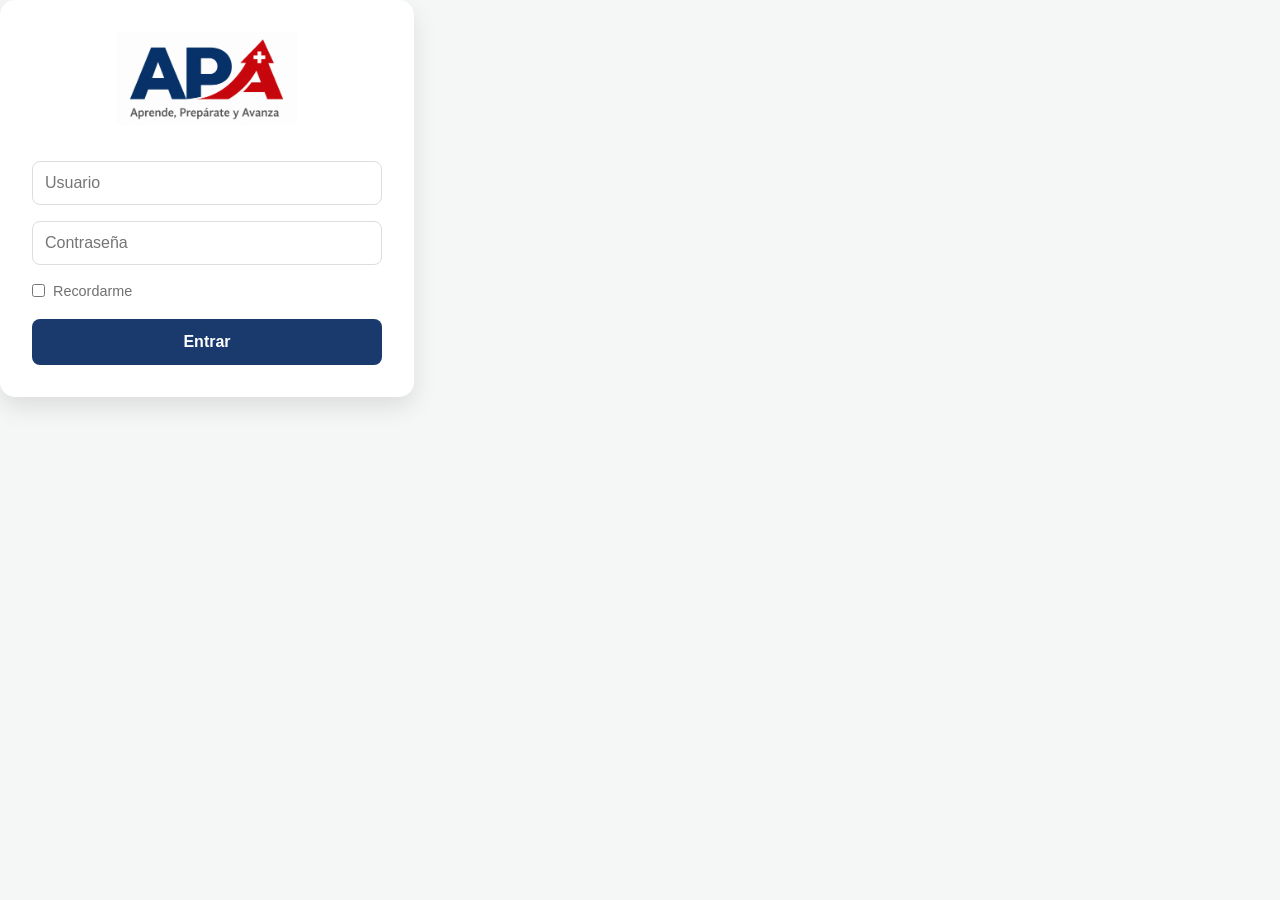
<file: index.html>
<!DOCTYPE html>
<html lang="es">
<head>
    <meta charset="UTF-8">
    <meta name="viewport" content="width=device-width, initial-scale=1.0">
    <title>APA Zurich - Acceso</title>
    <link rel="stylesheet" href="css/style.css">
    <script src="https://telegram.org/js/telegram-web-app.js"></script>
</head>
<body>
    <div class="login-card">
        <div class="logo-container">
            <img src="logo.png" alt="APA Zurich Logo">
        </div>
        
        <input type="text" id="user" placeholder="Usuario">
        <input type="password" id="pass" placeholder="Contraseña">
        
        <div class="remember-me">
            <input type="checkbox" id="remember">
            <label for="remember">Recordarme</label>
        </div>

        <p id="error-msg" style="color: red; font-size: 0.8rem; display: none;">Credenciales incorrectas</p>
        
        <button id="login-btn">Entrar</button>
    </div>

    <script src="js/auth.js"></script>
    <script src="js/app.js"></script>
</body>
</html>
</file>
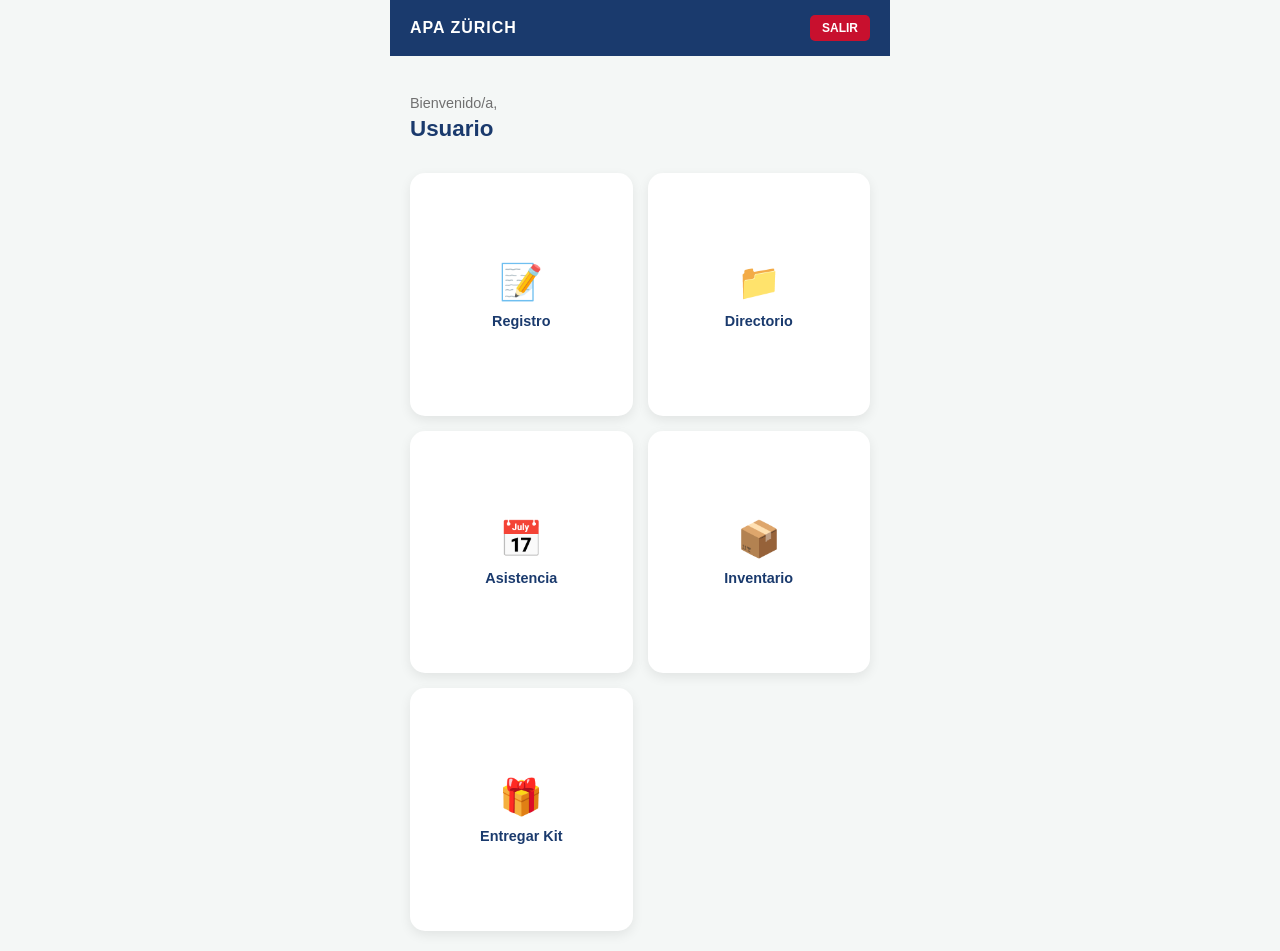
<file: home.html>
<!DOCTYPE html>
<html lang="es">
<head>
    <meta charset="UTF-8">
    <meta name="viewport" content="width=device-width, initial-scale=1.0, maximum-scale=1.0, user-scalable=no">
    <title>APA Zurich - Inicio</title>
    <link rel="stylesheet" href="css/style.css">
    <script src="https://telegram.org/js/telegram-web-app.js"></script>
</head>
<body>
    <div class="app-container">
        <div class="header">
            <span style="font-weight: bold; letter-spacing: 1px;">APA ZÜRICH</span>
            <button onclick="logout()" style="width: auto; margin: 0; padding: 6px 12px; background: var(--rojo-apa); font-size: 0.75rem; border: none; color: white; border-radius: 5px; cursor: pointer;">SALIR</button>
        </div>

        <div class="welcome-section">
            <p style="color: var(--gris-texto); font-size: 0.9rem; margin-bottom: 5px;">Bienvenido/a,</p>
            <h1 class="welcome-msg" id="user-welcome">Cargando...</h1>
        </div>

        <div class="menu-grid">
            <div class="menu-card" onclick="navegar('registro')"><span>📝</span> Registro</div>
            <div class="menu-card" onclick="navegar('directorio')"><span>📁</span> Directorio</div>
            <div class="menu-card" onclick="navegar('asistencia')"><span>📅</span> Asistencia</div>
            <div class="menu-card" onclick="navegar('inventario')"><span>📦</span> Inventario</div>
            <div class="menu-card" onclick="navegar('entregas')"><span>🎁</span> Entregar Kit</div>
            
            <div class="menu-card admin-only" onclick="navegar('usuarios')" style="display: none;"><span>👥</span> Usuarios</div>
            <div class="menu-card admin-only" onclick="navegar('reportes')" style="display: none;"><span>📊</span> Reportes</div>
        </div>
    </div>

    <script>
        document.addEventListener('DOMContentLoaded', () => {
            const userName = sessionStorage.getItem('user_name') || "Usuario";
            const userRole = sessionStorage.getItem('user_role');
            
            // Mostrar el nombre real
            document.getElementById('user-welcome').innerText = userName;

            // Mostrar opciones de Admin solo si el rol es exactamente 'Admin'
            if (userRole === 'Admin') {
                const adminOptions = document.querySelectorAll('.admin-only');
                adminOptions.forEach(el => el.style.display = 'flex');
            }
        });

        function navegar(destino) {
            const paginas = {
                'registro': 'registro.html',
                'directorio': 'directorio.html',
                'asistencia': 'asistencia.html',
                'inventario': 'inventario.html',
                'entregas': 'entregas.html',
                'usuarios': 'usuarios.html',
                'reportes': 'reportes.html'
            };
            if (paginas[destino]) {
                window.location.href = paginas[destino];
            } else {
                alert("Módulo en desarrollo.");
            }
        }

        function logout() {
            sessionStorage.clear();
            localStorage.removeItem('apa_session');
            window.location.href = 'index.html';
        }
    </script>
</body>
</html>
</file>
<file: css/style.css>
:root {
    --azul-apa: #1A3A6D;
    --rojo-apa: #C8102E;
    --gris-texto: #707070;
    --fondo: #f4f7f6;
}

body {
    margin: 0;
    font-family: 'Segoe UI', Tahoma, Geneva, Verdana, sans-serif;
    background-color: var(--fondo);
    display: flex;
    justify-content: center;
    align-items: center;
    height: 100vh;
}

.login-card {
    background: white;
    padding: 2rem;
    border-radius: 15px;
    box-shadow: 0 10px 25px rgba(0,0,0,0.1);
    width: 85%;
    max-width: 350px;
    text-align: center;
}

.logo-container img {
    width: 180px;
    margin-bottom: 1.5rem;
}

input {
    width: 100%;
    padding: 12px;
    margin: 8px 0;
    border: 1px solid #ddd;
    border-radius: 8px;
    box-sizing: border-box;
    font-size: 16px; /* Evita zoom automático en iPhone */
}

input:focus {
    border-color: var(--azul-apa);
    outline: none;
}

.remember-me {
    display: flex;
    align-items: center;
    justify-content: flex-start;
    gap: 8px;
    margin: 10px 0;
    font-size: 0.9rem;
    color: var(--gris-texto);
}

.remember-me input {
    width: auto;
    margin: 0;
}

button {
    width: 100%;
    padding: 14px;
    background-color: var(--azul-apa);
    color: white;
    border: none;
    border-radius: 8px;
    font-weight: bold;
    font-size: 1rem;
    cursor: pointer;
    transition: background 0.3s;
    margin-top: 10px;
}

button:active {
    background-color: var(--rojo-apa);
    transform: scale(0.98);
}

/* Ajustes para el contenedor principal */
.app-container {
    width: 100%;
    max-width: 500px;
    margin: 0 auto;
    display: flex;
    flex-direction: column;
    min-height: 100vh;
}

.header {
    background: var(--azul-apa);
    color: white;
    padding: 15px 20px;
    display: flex;
    justify-content: space-between;
    align-items: center;
    position: sticky;
    top: 0;
    z-index: 100;
}

.welcome-section {
    padding: 25px 20px 10px 20px;
    text-align: left;
}

.welcome-msg {
    margin: 0;
    font-size: 1.4rem;
    color: var(--azul-apa);
    line-height: 1.2;
}

/* Menú en cuadrícula responsiva */
.menu-grid {
    display: grid;
    grid-template-columns: 1fr 1fr; /* Dos columnas iguales */
    gap: 15px;
    padding: 20px;
}

.menu-card {
    background: white;
    padding: 20px 10px;
    border-radius: 15px;
    box-shadow: 0 4px 12px rgba(0,0,0,0.08);
    text-align: center;
    display: flex;
    flex-direction: column;
    align-items: center;
    justify-content: center;
    font-weight: 600;
    color: var(--azul-apa);
    font-size: 0.9rem;
    aspect-ratio: 1 / 1; /* Hace que sean cuadrados perfectos */
}

.menu-card span {
    font-size: 2.2rem;
    margin-bottom: 10px;
}

/* Asegura que en las pantallas de registro e inicio el contenido empiece arriba */
body {
    display: block; /* Cambiamos de flex a block para que el flujo sea natural */
    overflow-x: hidden;
}

.app-container, .form-container {
    width: 100%;
    box-sizing: border-box;
}

/* Ajuste específico para la cabecera de registro */
.header-registro {
    background: var(--azul-apa);
    color: white;
    padding: 15px;
    display: flex;
    align-items: center;
    gap: 15px;
}

.back-btn {
    background: none;
    border: none;
    color: white;
    font-size: 1.5rem;
    cursor: pointer;
    padding: 0;
    margin: 0;
}
</file>
